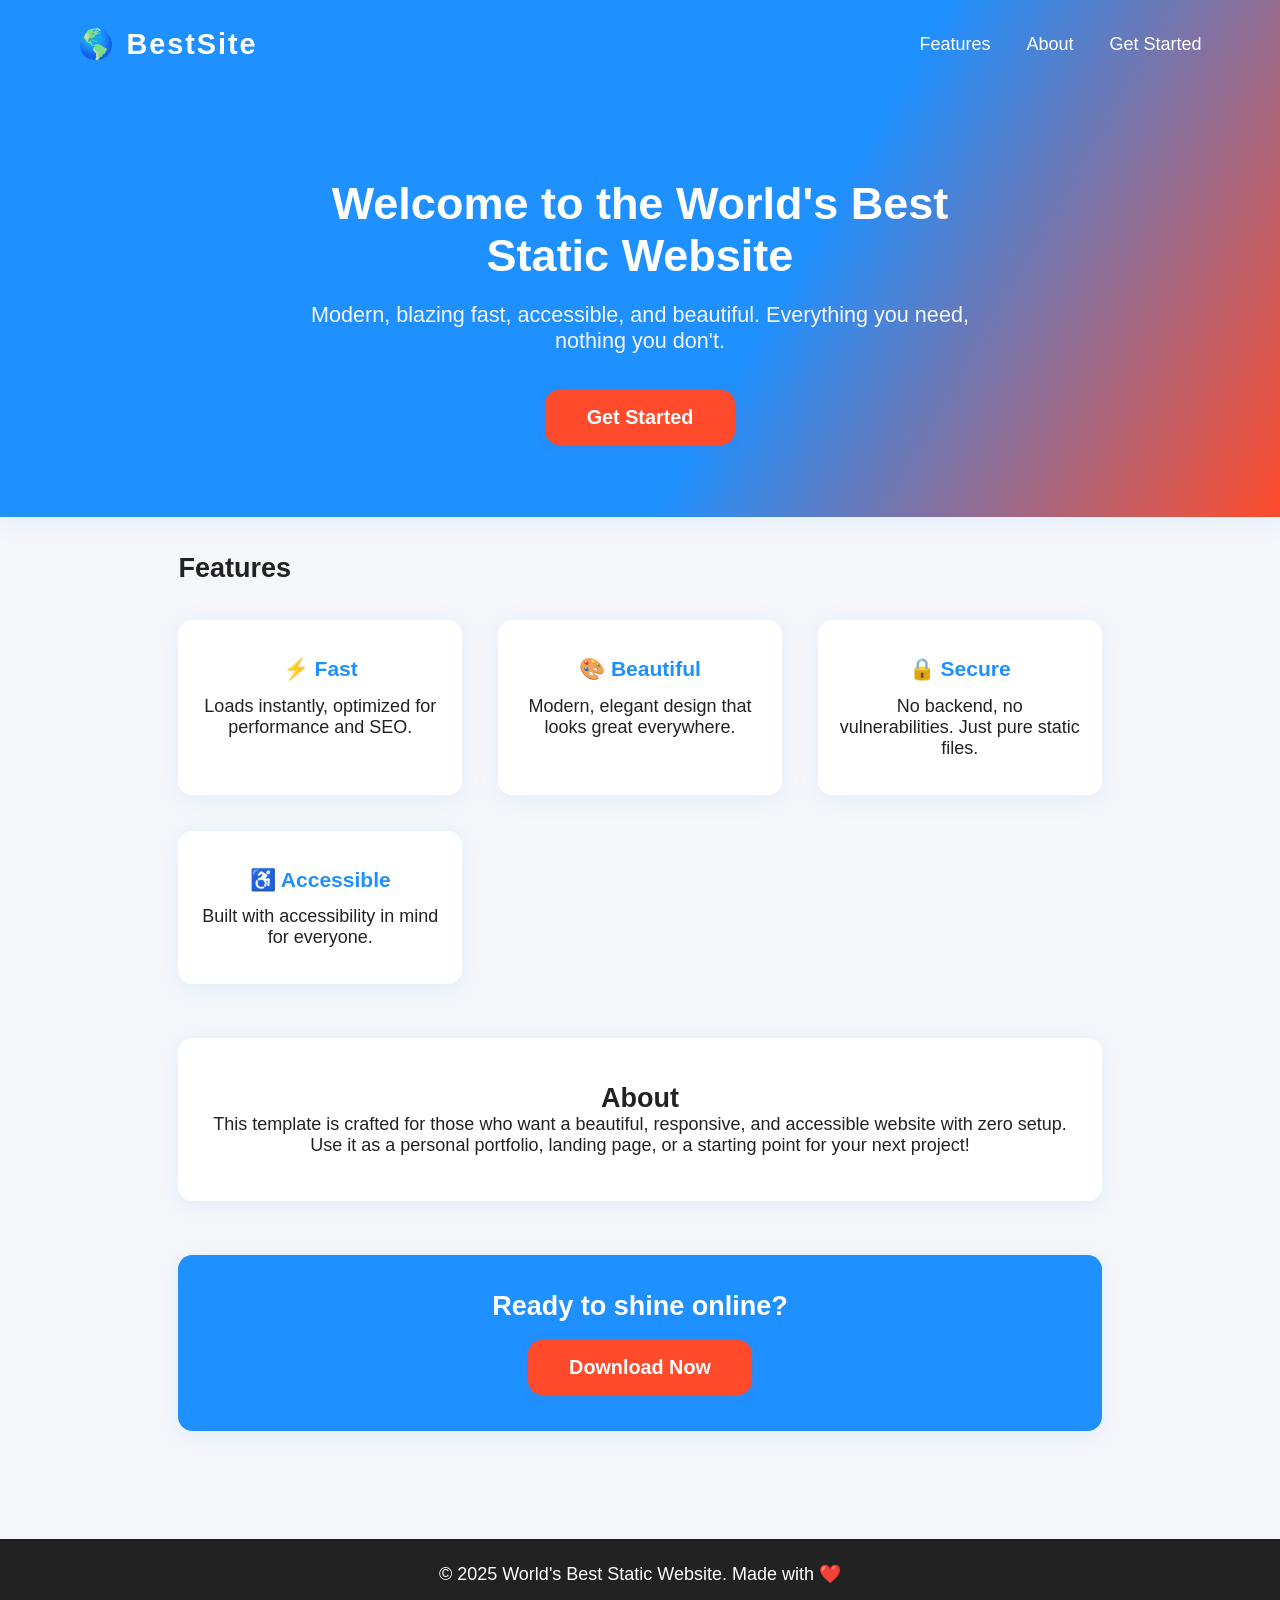
<file: index.html>
<!DOCTYPE html>
<html lang="en">
<head>
  <meta charset="UTF-8" />
  <meta name="viewport" content="width=device-width, initial-scale=1.0"/>
  <title>World's Best Static Website</title>
  <meta name="description" content="A stunning, fast, and accessible static website template."/>
  <link rel="stylesheet" href="styles.css"/>
</head>
<body>
  <header>
    <nav>
      <a href="#" class="logo">🌎 BestSite</a>
      <ul>
        <li><a href="#features">Features</a></li>
        <li><a href="#about">About</a></li>
        <li><a href="#cta">Get Started</a></li>
      </ul>
    </nav>
    <div class="hero">
      <h1>Welcome to the World's Best Static Website</h1>
      <p>Modern, blazing fast, accessible, and beautiful. Everything you need, nothing you don't.</p>
      <a href="#cta" class="cta-btn">Get Started</a>
    </div>
  </header>
  <main>
    <section id="features">
      <h2>Features</h2>
      <div class="features-grid">
        <div>
          <h3>⚡ Fast</h3>
          <p>Loads instantly, optimized for performance and SEO.</p>
        </div>
        <div>
          <h3>🎨 Beautiful</h3>
          <p>Modern, elegant design that looks great everywhere.</p>
        </div>
        <div>
          <h3>🔒 Secure</h3>
          <p>No backend, no vulnerabilities. Just pure static files.</p>
        </div>
        <div>
          <h3>♿ Accessible</h3>
          <p>Built with accessibility in mind for everyone.</p>
        </div>
      </div>
    </section>
    <section id="about">
      <h2>About</h2>
      <p>
        This template is crafted for those who want a beautiful, responsive, and accessible website with zero setup. Use it as a personal portfolio, landing page, or a starting point for your next project!
      </p>
    </section>
    <section id="cta" class="cta-section">
      <h2>Ready to shine online?</h2>
      <a href="#" class="cta-btn">Download Now</a>
    </section>
  </main>
  <footer>
    <p>&copy; 2025 World's Best Static Website. Made with ❤️</p>
  </footer>
  <script src="scripts.js"></script>
</body>
</html>
</file>
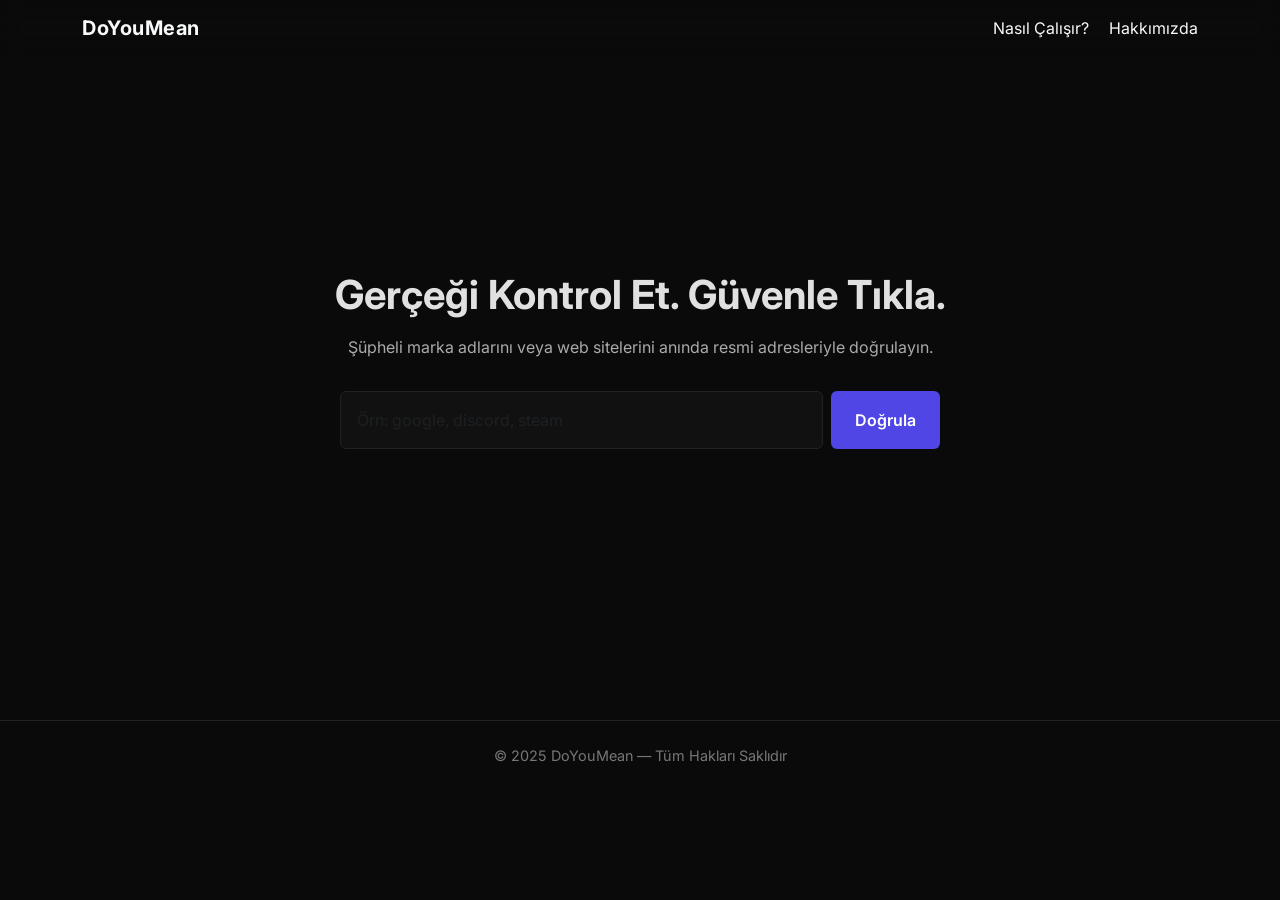
<file: hjn.html>
<!DOCTYPE html>
<html lang="tr">
<head>
  <meta charset="UTF-8" />
  <meta name="viewport" content="width=device-width, initial-scale=1.0"/>
  <title>DoYouMean — Gerçek Site Doğrulayıcı</title>

  <!-- Font -->
  <link href="https://fonts.googleapis.com/css2?family=Inter:wght@400;600;700&display=swap" rel="stylesheet">

  <!-- Bootstrap (sadece grid & responsive için) -->
  <link href="https://cdn.jsdelivr.net/npm/bootstrap@5.3.2/dist/css/bootstrap.min.css" rel="stylesheet">

  <!-- Icons -->
  <link href="https://cdn.jsdelivr.net/npm/bootstrap-icons/font/bootstrap-icons.css" rel="stylesheet">

  <style>
    :root {
      --bg: #0a0a0a;
      --card: #111;
      --text: #e0e0e0;
      --accent: #4f46e5;
      --success: #10b981;
      --danger: #ef4444;
    }

    * {
      font-family: 'Inter', sans-serif;
    }

    body {
      background: var(--bg);
      color: var(--text);
      min-height: 100vh;
    }

    /* NAVBAR */
    .navbar {
      backdrop-filter: blur(12px);
      background: rgba(10,10,10,0.6);
    }

    .navbar-brand {
      font-weight: 700;
      letter-spacing: 0.5px;
    }

    /* HERO */
    .hero {
      min-height: 80vh;
      display: flex;
      align-items: center;
      justify-content: center;
      text-align: center;
    }

    .hero h1 {
      font-weight: 700;
      margin-bottom: 1rem;
    }

    .hero p {
      color: #aaa;
      margin-bottom: 2rem;
    }

    /* SEARCH */
    .search-box {
      max-width: 600px;
      margin: auto;
    }

    .search-box input {
      background: var(--card);
      border: 1px solid #222;
      color: var(--text);
      padding: 1rem;
      transition: 0.3s;
    }

    .search-box input:focus {
      border-color: var(--accent);
      box-shadow: 0 0 0 3px rgba(79,70,229,0.25);
      background: #0f0f0f;
      color: var(--text);
    }

    .search-box button {
      background: var(--accent);
      border: none;
      padding: 1rem 1.5rem;
      font-weight: 600;
    }

    /* RESULT */
    .result-card {
      background: var(--card);
      border: 1px solid #222;
      border-radius: 12px;
      padding: 1.5rem;
      margin-top: 2rem;
      display: none;
    }

    .result-link {
      color: var(--accent);
      font-size: 1.1rem;
      font-weight: 600;
      word-break: break-all;
    }

    .copy-btn {
      cursor: pointer;
      color: #aaa;
      margin-left: 0.5rem;
    }

    .copy-btn:hover {
      color: var(--accent);
    }

    .status-success {
      color: var(--success);
      font-weight: 600;
    }

    .status-error {
      color: var(--danger);
      font-weight: 600;
    }

    /* LOADING */
    .spinner-border {
      color: var(--accent);
    }

    /* FOOTER */
    footer {
      border-top: 1px solid #222;
      color: #777;
      font-size: 0.9rem;
    }
  </style>
</head>

<body>

<!-- NAV -->
<nav class="navbar navbar-expand-lg fixed-top">
  <div class="container">
    <a class="navbar-brand text-light" href="#">DoYouMean</a>
    <div class="ms-auto">
      <a class="nav-link d-inline text-light me-3" href="#">Nasıl Çalışır?</a>
      <a class="nav-link d-inline text-light" href="#">Hakkımızda</a>
    </div>
  </div>
</nav>

<!-- HERO -->
<section class="hero container">
  <div>
    <h1>Gerçeği Kontrol Et. Güvenle Tıkla.</h1>
    <p>Şüpheli marka adlarını veya web sitelerini anında resmi adresleriyle doğrulayın.</p>

    <form id="searchForm" class="search-box d-flex gap-2">
      <input id="query" class="form-control" placeholder="Örn: google, discord, steam" required />
      <button class="btn btn-primary">Doğrula</button>
    </form>

    <!-- RESULT -->
    <div id="result" class="result-card text-start">
      <div id="loading" class="text-center">
        <div class="spinner-border"></div>
      </div>

      <div id="success" class="d-none">
        <p class="status-success">
          <i class="bi bi-shield-check"></i> Resmi Web Sitesi Doğrulandı
        </p>
        <div class="d-flex align-items-center">
          <a id="resultLink" class="result-link" href="#" target="_blank"></a>
          <i id="copyBtn" class="bi bi-clipboard copy-btn"></i>
        </div>
        <small id="copyMsg" class="text-success d-none">Kopyalandı!</small>
      </div>

      <div id="error" class="d-none">
        <p class="status-error">
          <i class="bi bi-x-circle"></i> Üzgünüz, bu marka veritabanımızda bulunamadı.
        </p>
      </div>
    </div>
  </div>
</section>

<!-- FOOTER -->
<footer class="py-4 text-center">
  © 2025 DoYouMean — Tüm Hakları Saklıdır
</footer>

<script>
  const database = {
    google: "https://www.google.com",
    discord: "https://discord.com",
    steam: "https://store.steampowered.com",
    github: "https://github.com",
    youtube: "https://www.youtube.com"
  };

  const form = document.getElementById("searchForm");
  const result = document.getElementById("result");
  const loading = document.getElementById("loading");
  const success = document.getElementById("success");
  const error = document.getElementById("error");
  const resultLink = document.getElementById("resultLink");
  const copyBtn = document.getElementById("copyBtn");
  const copyMsg = document.getElementById("copyMsg");

  form.addEventListener("submit", e => {
    e.preventDefault();

    const value = document.getElementById("query").value.trim().toLowerCase();
    result.style.display = "block";
    loading.style.display = "block";
    success.classList.add("d-none");
    error.classList.add("d-none");

    setTimeout(() => {
      loading.style.display = "none";

      if (database[value]) {
        resultLink.href = database[value];
        resultLink.textContent = database[value];
        success.classList.remove("d-none");
      } else {
        error.classList.remove("d-none");
      }
    }, 900);
  });

  copyBtn.addEventListener("click", () => {
    navigator.clipboard.writeText(resultLink.textContent);
    copyMsg.classList.remove("d-none");
    setTimeout(() => copyMsg.classList.add("d-none"), 1500);
  });
</script>

</body>
</html>
</file>
<file: styles.css>
:root {
  --primary: #1e90ff;
  --secondary: #f5f6fa;
  --accent: #ff4b2b;
  --text: #222;
  --radius: 0.8rem;
  --shadow: 0 4px 24px rgba(30, 144, 255, 0.09);
}

* {
  margin: 0;
  padding: 0;
  box-sizing: border-box;
}

html {
  font-size: 18px;
  font-family: 'Segoe UI', 'Roboto', Arial, sans-serif;
  color: var(--text);
  background: var(--secondary);
  scroll-behavior: smooth;
}

body {
  min-height: 100vh;
  display: flex;
  flex-direction: column;
}

header {
  background: linear-gradient(120deg, var(--primary) 60%, var(--accent) 100%);
  color: #fff;
  box-shadow: var(--shadow);
}

nav {
  display: flex;
  align-items: center;
  justify-content: space-between;
  padding: 1.5rem 3vw;
  max-width: 1200px;
  margin: 0 auto;
}

nav .logo {
  font-size: 1.6rem;
  font-weight: bold;
  text-decoration: none;
  color: #fff;
  letter-spacing: 2px;
}

nav ul {
  display: flex;
  list-style: none;
  gap: 2rem;
}

nav ul li a {
  color: #fff;
  text-decoration: none;
  font-weight: 500;
  transition: color 0.2s;
}

nav ul li a:hover,
nav ul li a:focus {
  color: var(--secondary);
}

.hero {
  text-align: center;
  padding: 5rem 3vw 4rem 3vw;
  max-width: 800px;
  margin: 0 auto;
}

.hero h1 {
  font-size: 2.5rem;
  margin-bottom: 1.1rem;
  font-weight: 700;
}

.hero p {
  font-size: 1.2rem;
  margin-bottom: 2rem;
  color: #f5f5f8;
}

.cta-btn {
  display: inline-block;
  padding: 0.9rem 2.3rem;
  background: var(--accent);
  color: #fff;
  border-radius: var(--radius);
  font-size: 1.1rem;
  font-weight: bold;
  box-shadow: 0 2px 12px rgba(255,75,43,0.09);
  text-decoration: none;
  transition: background 0.25s;
}

.cta-btn:hover,
.cta-btn:focus {
  background: #e03e19;
}

main {
  flex: 1;
  max-width: 1000px;
  margin: 2rem auto 0 auto;
  padding: 0 3vw;
}

section {
  margin-bottom: 3rem;
}

.features-grid {
  display: grid;
  grid-template-columns: repeat(auto-fit, minmax(220px, 1fr));
  gap: 2rem;
  margin-top: 2rem;
}

.features-grid div {
  background: #fff;
  border-radius: var(--radius);
  box-shadow: var(--shadow);
  padding: 2rem 1.2rem;
  text-align: center;
}

.features-grid h3 {
  margin-bottom: 0.8rem;
  color: var(--primary);
}

#about {
  text-align: center;
  background: #fff;
  box-shadow: var(--shadow);
  border-radius: var(--radius);
  padding: 2.5rem 1.5rem;
}

.cta-section {
  text-align: center;
  background: var(--primary);
  color: #fff;
  border-radius: var(--radius);
  box-shadow: var(--shadow);
  padding: 2rem 1.5rem;
}

.cta-section .cta-btn {
  margin-top: 1rem;
}

footer {
  background: #222;
  color: #fff;
  text-align: center;
  padding: 1.3rem 0;
  font-size: 1rem;
  margin-top: 3rem;
}

/* Responsive Design */
@media (max-width: 700px) {
  nav {
    flex-direction: column;
    gap: 1rem;
  }
  .hero {
    padding: 3rem 1vw 2rem 1vw;
  }
  main {
    padding: 0 1vw;
  }
  .features-grid {
    gap: 1rem;
  }
}
</file>
